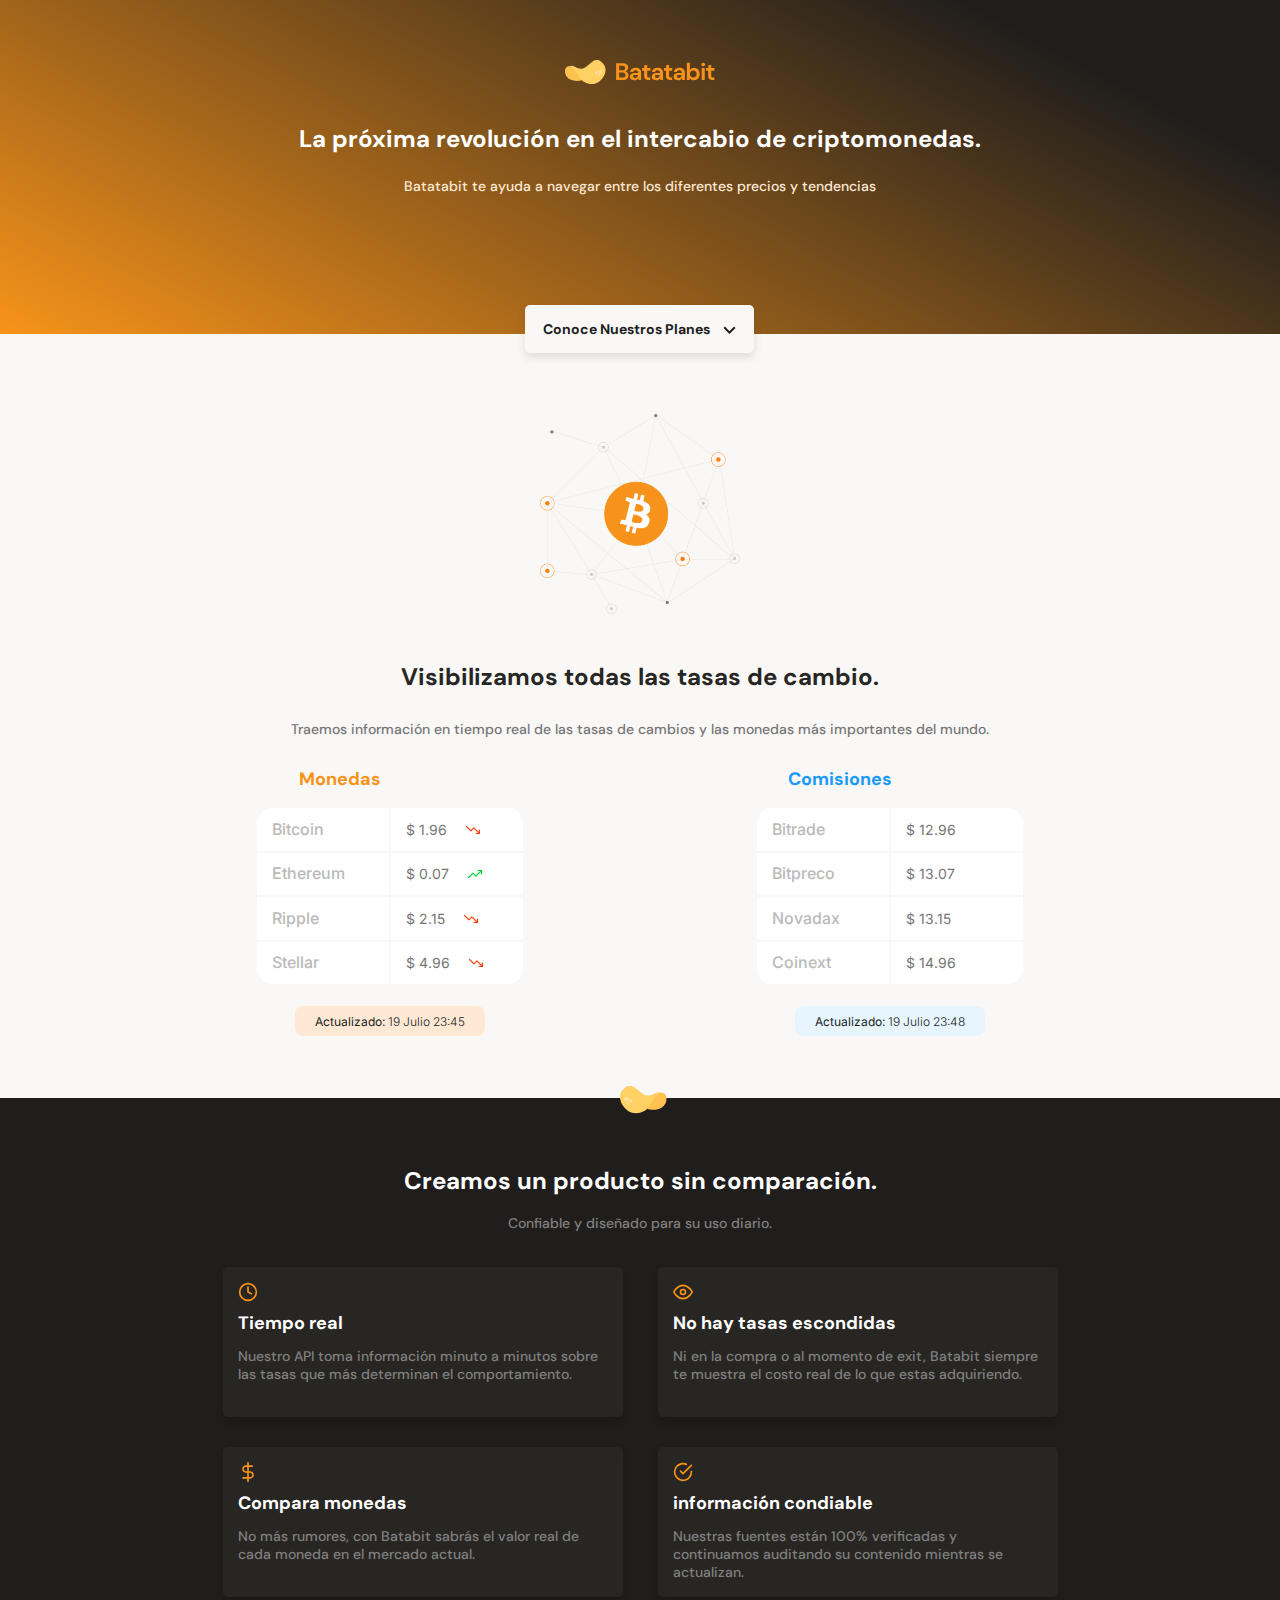
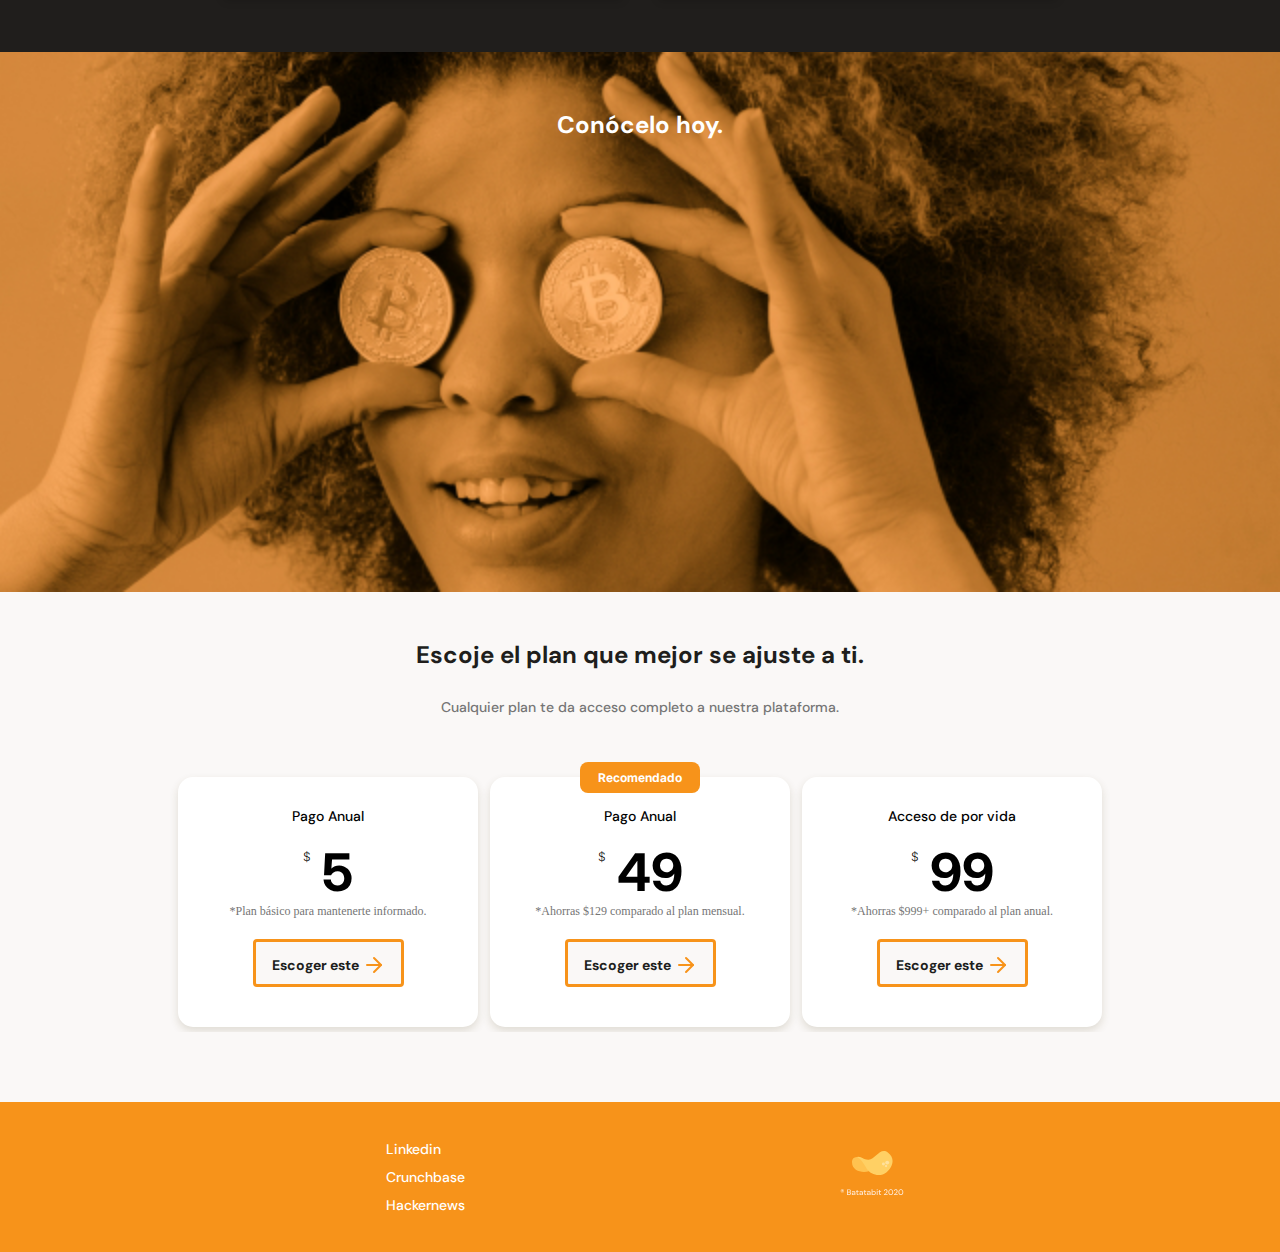
<file: index.html>
<!DOCTYPE html>
<html lang="en">
<head>
    <meta charset="UTF-8">
    <meta http-equiv="X-UA-Compatible" content="IE=edge">
    <meta name="robots" content="index,follow">
    <meta name="viewport" content="width=hea, initial-scale=1.0">
    <title>Batata Bit</title>
    <link rel="shortcut icon" href="./assets/icons/logoSimple.svg">
    <link rel="preconnect" href="https://fonts.gstatic.com">
    <link href="https://fonts.googleapis.com/css2?family=DM+Sans:wght@400;500;700&family=Inter:wght@300;500&display=swap" rel="stylesheet">
    <link rel="stylesheet" href="./style.css">
    <link rel="stylesheet" href="./css/tablet.css" media="(min-width: 870px)">
</head>
<body>
    <header>
        <figure id="inicio">
            <img src="./assets/img/logoWidth.svg" alt="">
        </figure>
        <div class="header--title-container">
            <h1>La próxima revolución en el intercabio de criptomonedas.</h1>
            <p>Batatabit te ayuda a navegar entre los diferentes precios y tendencias</p>
            <a class="header--button" href="#plans">Conoce Nuestros Planes <span></span></a>
        </div>
    </header>
    <main>
        <section class="main-exchange-container">
            <div class="backgroundImg"></div>
            <div class="main-exchange-container--title">
                <h2>Visibilizamos todas las tasas de cambio.</h2>
                <p>Traemos información en tiempo real de las tasas de cambios y las monedas más importantes del mundo.</p>
            </div>
            <section class="main-tables-container">
                <div class="main-currency-table">
                    <p class="currency-table--title">Monedas</p>
                    <article class="currency-table--container">
                        <table>
                            <tr>
                                <td class="table__top-left" class="table__align-left">Bitcoin</td>
                                <td class="table__top-right table__right">$ 1.96 <span class="down"></span></td>
                            </tr>
                            <tr>
                                <td class="table__align-left">Ethereum</td>
                                <td class="table__right">$ 0.07 <span class="up"></span></td>
                            </tr>
                            <tr>
                                <td class="table__align-left">Ripple</td>
                                <td class="table__right">$ 2.15 <span class="down"></span></td>
                            </tr>
                            <tr>
                                <td class="table__botton-left" class="table__align-left">Stellar</td>
                                <td class="table__botton-right table__right">$ 4.96 <span class="down"></span></td>
                            </tr>
                        </table>
                    </article>
                    <div class="currency-table--date">
                        <p><b>Actualizado:</b> 19 Julio 23:45</p>
                    </div>
                </div>
                <div class="main-commission-table">
                    <p class="commission-table--title">Comisiones</p>
                    <article class="commission-table--container">
                        <table>
                            <tr>
                                <td class="table__top-left" class="table__align-left">Bitrade</td>
                                <td class="table__top-right table__right">$ 12.96</td>
                            </tr>
                            <tr>
                                <td class="table__align-left">Bitpreco</td>
                                <td class="table__right">$ 13.07</td>
                            </tr>
                            <tr>
                                <td class="table__align-left">Novadax</td>
                                <td class="table__right">$ 13.15</td>
                            </tr>
                            <tr>
                                <td class="table__botton-left" class="table__align-left">Coinext</td>
                                <td class="table__botton-right table__right">$ 14.96</td>
                            </tr>
                        </table>
                    </article>
                    <div class="commission-table--date">
                        <p><b>Actualizado:</b> 19 Julio 23:48</p>
                    </div>
                </div>
            </section>
        </section>
        <section class="main-product-detail">
            <span class="product-detail--batata-logo"></span>
            <div class="product-detail--title">
                <h2>Creamos un producto sin comparación.</h2>
                <p>Confiable y diseñado para su uso diario.</p>
            </div>
            <section class="product-cards--container">
                <article class="product-detail--card">
                    <span class="clock"></span>
                    <h3 class="product--card-title">Tiempo real</h3>
                    <p class="product--card-body">Nuestro API toma información minuto a minutos sobre las tasas que más determinan el comportamiento.</p>
                </article>
                <article class="product-detail--card">
                    <span class="eye"></span>
                    <h3 class="product--card-title">No hay tasas escondidas</h3>
                    <p class="product--card-body">Ni en la compra o al momento de exit, Batabit siempre te muestra el costo real de lo que estas adquiriendo.</p>
                </article>
                <article class="product-detail--card">
                    <span class="dollar"></span>
                    <h3 class="product--card-title">Compara monedas</h3>
                    <p class="product--card-body">No más rumores, con Batabit sabrás el valor real de cada moneda en el mercado actual.</p>
                </article>
                <article class="product-detail--card">
                    <span class="check"></span>
                    <h3 class="product--card-title">información condiable</h3>
                    <p class="product--card-body">Nuestras fuentes están 100% verificadas y continuamos auditando su contenido mientras se actualizan.</p>
                </article>
            </section>
        </section>
        <section class="bitcoin-img-container">
            <h2>Conócelo hoy.</h2>
        </section>
        <section id="plans" class="main-plans-container">
            <div class="plans--title">
                <h2>Escoje el plan que mejor se ajuste a ti.</h2>
                <p>Cualquier plan te da acceso completo a nuestra plataforma.</p>
            </div>
            <section class="plans-container--slider">
                <article class="plans-container--card">
                    <div class="plan-info-container">
                        <h3 class="plan-card--title">Pago Anual</h3>
                        <p class="plan-card--price"><span>$</span> 5</p>
                        <p class="plan-card--saving">*Plan básico para mantenerte informado.</p>
                        <button class="plan-card--ca">Escoger este <span></span></button>
                    </div>
                </article>
                <article class="plans-container--card">
                    <p class="recomended">Recomendado</p>
                    <div class="plan-info-container">
                        <h3 class="plan-card--title">Pago Anual</h3>
                        <p class="plan-card--price"><span>$</span> 49</p>
                        <p class="plan-card--saving">*Ahorras $129 comparado al plan mensual.</p>
                        <button class="plan-card--ca">Escoger este <span></span></button>
                    </div>
                </article>
                <article class="plans-container--card">
                    <div class="plan-info-container">
                        <h3 class="plan-card--title">Acceso de por vida</h3>
                        <p class="plan-card--price"><span>$</span> 99</p>
                        <p class="plan-card--saving">*Ahorras $999+ comparado al plan anual.</p>
                        <button class="plan-card--ca">Escoger este <span></span></button>
                    </div>
                </article>
            </section>
        </section>
    </main>
    <footer>
        <section class="left">
            <ul>
                <li><a href="#inicio">Linkedin</a></li>
                <li><a href="#inicio">Crunchbase</a></li>
                <li><a href="#inicio">Hackernews</a></li>
            </ul>
        </section>
        <section class="right">
            <img src="./assets/img/logoheigth.svg" alt="Logo de Batata Bit 2020">
        </section>
    </footer>
</body>
</html>
</file>
<file: style.css>
/*
1. Posicionamiento
2. Modelo caja (Box model)
3. Tipografía
4. Visuales
5. Otros
*/
:root {
    /*Colors*/
    --bitcoin-orange: #F7931A;
    --soft-orange: #FFE9D5;
    --secundary-blue: #1A9AF7;
    --soft-blue: #E7F5FF;
    --warm-black: #201E1C;
    --black: #282623;
    --grey: #BABABA;
    --off-white: #FAF8F7;
    --just-white: #FFFFFF;
    /*typography*/
    --DM-Sans: 'DM Sans', sans-serif;
    --Inter: 'Inter', sans-serif;
}
* {
    box-sizing: border-box;
    margin: 0;
    padding: 0;
}
html {
    font-size: 62.5%;
}
header {
    position: relative;
    display: flex;
    flex-direction: column;
    justify-content: center;
    width: 100%;
    min-width: 32rem;
    height: 33.4rem;
    text-align: center;
    background: linear-gradient(207.8deg, #201E1C 16.69%, #F7931A 100%);
}
header img {
    width: 15.1rem;
    height: 2.4rem;
    margin-top: 6rem;
    align-self: center;
}
.header--title-container {
    width: 90%;
    min-width: 28.8rem;
    max-width: 90rem;
    height: 21.8rem;
    margin-top: 4rem;
    text-align: center;
    align-self: center;
}
.header--title-container h1 {
    font-size: 2.4rem;
    font-style: normal;
    font-weight: bold;
    line-height: 2.6rem;
    font-family: var(--DM-Sans);
    color: var(--just-white);
}
.header--title-container p {
    margin-top: 2.5rem;
    font-size: 1.4rem;
    font-weight: 500;
    line-height: 1.8rem;
    font-family: var(--DM-Sans);
    color: var(--soft-orange);
}
.header--title-container .header--button {
    position: absolute;
    left: calc(50% - 11.5rem);
    top: 27rem;
    display: block;
    margin-top: 3.5rem;
    padding: 1.5rem;
    width: 22.9rem;
    height: 4.8rem;
    font-family: var(--DM-Sans);
    background-color: var(--off-white);
    /* Sombra*/
    box-shadow: 0rem 0.4rem 0.8rem rgba(89, 73, 30, 0.16);
    border: none;
    border-radius: 0.5rem;
    font-size: 1.4rem;
    font-weight: bold;
    text-decoration: none;
    color: var(--warm-black);
}
.header--button span {
    display: inline-block;
    width: 1.3rem;
    height: 0.8rem;
    margin-left: 1rem;
    background-image: url('./assets/icons/arrowDown.svg');
}
main {
    width: 100%;
    height: auto;
    background-color: var(--off-white);
}
.main-exchange-container {
    width: 100%;
    height: auto;
    padding-top: 8rem;
    padding-bottom: 3rem;
    text-align: center;
    background-color: #FAF8F7;
}
.main-exchange-container--title {
    width: 90%;
    min-width: 22.8rem;
    max-width: 90rem;
    margin: 0 auto;
}
.main-exchange-container .backgroundImg {
    width: 20rem;
    height: 20rem;
    margin: 0 auto;
    margin-bottom: 5rem;
    background-image: url('assets/img/Bitcoin.png');
    background-size: cover;
    background-position: center;
    background-repeat: no-repeat;
}
.main-exchange-container h2 {
    margin-bottom: 3rem;
    font-size: 2.4rem;
    font-weight: bold;
    line-height: 2.6rem;
    font-family: var(--DM-Sans);
    color: var(--black);
}
.main-exchange-container p {
    margin-bottom: 3rem;
    font-size: 1.4rem;
    font-weight: 500;
    line-height: 1.6rme;
    font-family: var(--DM-Sans);
    color: #757575;
}
.main-currency-table, .main-commission-table {
    width: 70%;
    min-width: 23.5rem;
    max-width: 50rem;
    height: 30rem;
    margin: 0 auto;
    font-family: var(--Inter);
}
.main-currency-table .currency-table--title {
    margin-bottom: 1.5rem;
    font-size: 1.8rem;
    font-weight: bold;
    line-height: 2.3rem;
    font-family: var(--DM-Sans);
    color: var(--bitcoin-orange);
    position: relative;
    right: 5rem;
}
.main-commission-table .commission-table--title {
    margin-bottom: 1.5rem;
    font-size: 1.8rem;
    font-weight: bold;
    line-height: 2.3rem;
    font-family: var(--DM-Sans);
    color: var(--secundary-blue);
    position: relative;
    right: 5rem;
}
.currency-table--container, .commission-table--container {
    width: 70%;
    min-width: 23rem;
    max-width: 30rem;
    height: 20rem;
    max-height: 30rem;
    margin: 0 auto;
    justify-content: center;
}
.currency-table--container table, .commission-table--container table {
    width: 90%;
    height: 90%;
    margin: 0 auto;
}
.currency-table--container td, .commission-table--container td {
    width: 50%;
    padding-left: 1.5rem;
    font-size: 1.6rem;
    font-weight: 500;
    line-height: 1.9rem;
    font-family: var(--Inter);
    color: var(--grey);
    background-color: var(--just-white);
    text-align: left;
}
.currency-table--container .table__top-left, .commission-table--container .table__top-left {
    border-radius: 1.5rem 0 0 0;
}
.currency-table--container .table__top-right, .commission-table--container .table__top-right {
    border-radius: 0 1.5rem 0 0;
}
.currency-table--container .table__botton-left, .commission-table--container .table__botton-left {
    border-radius: 0 0 0 1.5rem;
}
.currency-table--container .table__botton-right, .commission-table--container .table__botton-right {
    border-radius: 0 0 1.5rem 0;
}
.currency-table--container .table__right, .commission-table--container .table__right {
    font-size: 1.4rem;
    font-weight: normal;
    line-height: 1.7rem;
    color: #757575;
}
.currency-table--container .down {
    display: inline-block;
    width: 1.4rem;
    height: 1rem;
    margin-left: 1.5rem;
    background-image: url('./assets/icons/trending-down.svg');
    background-size: cover;
    background-position: center;
    background-repeat: no-repeat;
}
.currency-table--container .up {
    display: inline-block;
    width: 1.4rem;
    height: 1rem;
    margin-left: 1.5rem;
    background-image: url('./assets/icons/trending-up.svg');
    background-size: cover;
    background-position: center;
    background-repeat: no-repeat;
}
.currency-table--date {
    margin: 0 auto;
    width: 19rem;
    height: 3rem;
    margin: 0 auto;
    margin: 0 auto;
    padding: 0.8rem;
    background-color: var(--soft-orange);
    border-radius: 0.8rem;
}
.commission-table--date {
    
    width: 19rem;
    height: 3rem;
    margin: 0 auto;
    margin: 0 auto;
    padding: 0.8rem;
    background-color: var(--soft-blue);
    border-radius: 0.8rem;
}
.currency-table--date p, .commission-table--date p {
    font-size: 1.2rem;
    font-weight: 300;
    line-height: 1.5rem;
    font-family: var(--Inter);
    color: var(--warm-black);
}
.main-product-detail {
    position: relative;
    width: 100%;
    min-width: 32rem;
    height: auto;
    padding: 2rem 1rem;
    padding-bottom: 4rem;
    background-color: var(--warm-black);
}
.product-detail--batata-logo {
    position: absolute;
    width: 4.7rem;
    height: 2.8rem;
    top: calc(0% - 1.2rem);
    left: calc(50% - 2rem);
    background-image: url('./assets/icons/logoSimple.svg');
    background-size: cover;
    background-position: center;
    background-repeat: no-repeat;
}
.product-detail--title {
    width: 95%;
    min-width: 28.8rem;
    height: auto;
    margin: 0 auto;
    margin-top: 5rem;
    text-align: center;
}
.product-detail--title h2 {
    margin-bottom: 2rem;
    font-size: 2.4rem;
    font-weight: bold;
    line-height: 2.6rem;
    font-family: var(--DM-Sans);
    color: var(--just-white);
}
.product-detail--title p {
    margin-bottom: 2rem;
    font-size: 1.4rem;
    font-weight: 500;
    line-height: 1.8rem;
    font-family: var(--DM-Sans);
    color: #808080;
}
.product-detail--card {
    width: 95%;
    min-width: 28.8rem;
    max-width: 40rem;
    min-height: 15rem;
    margin: 1.5rem auto;
    padding: 1.5rem;
    background-color: var(--black);
    border-radius: 0.5rem;
    box-shadow: 0 0.4rem 0.8rem rgba(0, 0, 0, 0.16);
}
.product-detail--card .clock {
    display: inline-block;
    width: 2rem;
    height: 2rem;
    margin-bottom: 1rem;
    background-image: url('./assets/icons/clock.svg');
    background-size: cover;
    background-position: center;
    background-repeat: no-repeat;
}
.product-detail--card .eye {
    display: inline-block;
    width: 2rem;
    height: 2rem;
    margin-bottom: 1rem;
    background-image: url('./assets/icons/eye.svg');
    background-size: cover;
    background-position: center;
    background-repeat: no-repeat;
}
.product-detail--card .dollar {
    display: inline-block;
    width: 2rem;
    height: 2rem;
    margin-bottom: 1rem;
    background-image: url('./assets/icons/dollar-sign.svg');
    background-size: cover;
    background-position: center;
    background-repeat: no-repeat;
}
.product-detail--card .check {
    display: inline-block;
    width: 2rem;
    height: 2rem;
    margin-bottom: 1rem;
    background-image: url('./assets/icons/check-circle.svg');
    background-size: cover;
    background-position: center;
    background-repeat: no-repeat;
}
.product--card-title {
    margin-bottom: 1.5rem;
    font-size: 1.8rem;
    font-weight: bold;
    line-height: 1.8rem;
    font-family: var(--DM-Sans);
    color: var(--just-white);
}
.product--card-body {
    font-size: 1.4rem;
    font-weight: 500;
    line-height: 1.8rem;
    font-family: var(--DM-Sans);
    color: #808080;
}
.bitcoin-img-container {
    width: 100%;
    min-width: 32rem;
    height: 60vh;
    background-image: url('assets/img/imgFondo.jpg');
    background-position: center;
    background-size: cover;
    background-repeat: no-repeat;
    text-align: center;
}
.bitcoin-img-container h2 {
    padding-top: 6rem;
    font-size: 2.4rem;
    font-weight: bold;
    line-height: 2.6rem;
    font-family: var(--DM-Sans);
    color: var(--just-white);
}
.main-plans-container {
    width: 100%;
    min-width: 32rem;
    padding-bottom: 7rem;
    text-align: center;
}
.plans--title {
    width: 90%;
    min-width: 28.8rem;
    height: auto;
    margin: 0 auto;
}
.plans--title h2 {
    padding-top: 5rem;
    font-size: 2.4rem;
    font-weight: bold;
    line-height: 2.6rem;
    font-family: var(--DM-Sans);
    color: var(--warm-black);
}
.plans--title p {
    padding-top: 3rem;
    font-size: 1.4rem;
    font-weight: 500;
    line-height: 1.8rem;
    font-family: var(--DM-Sans);
    color: #757575;
}
.plans-container--slider {
    display: flex;
    align-items: flex-end;
    height: 31.6rem;
    overflow-x: scroll;
    overscroll-behavior-x: contain;
    scroll-snap-type: x proximity;
}
.plans-container--card {
    position: relative;
    scroll-snap-align: center;
    width: 70%;
    min-width: 19rem;
    max-width: 30rem;
    height: 25rem;
    margin: 1rem 0.6rem 0.5rem;
    padding: 0 1.5rem;
    background-color: var(--just-white);
    border-radius: 1.5rem;
    box-shadow: 0 0.4rem 0.8rem rgba(89, 73, 30, 0.16);
}
.recomended {
    position: absolute;
    width: 12rem;
    height: 3.1rem;
    top: -1.5rem;
    left: calc(50% - 6rem);
    font-size: 1.2rem;
    font-weight: bold;
    padding: 0.8rem;
    font-family: var(--Inter);
    background-color: var(--bitcoin-orange);
    border-radius: 0.8rem;
    color: var(--just-white);
}
.plan-card--title {
    padding-top: 3rem;
    font-size: 1.4rem;
    font-weight: 500;
    line-height: 1.8rem;
    font-family: var(--DM-Sans);
    color: black;
}
.plan-card--price {
    padding: 0.5rem 0;
    font-size: 5.2rem;
    font-weight: bold;
    line-height: 5.3rem;
    font-family: var(--Inter);
    color: black;
}
.plan-card--price span {
    font-size: 1.2rem;
    font-weight: 300;
    vertical-align: 3rem;
}
.plan-card--saving {
    font-size: 1.2rem;
    color: #757575;
}
.plan-card--ca {
    width: 15.1rem;
    height: 4.8rem;
    margin-top: 2rem;
    background-color: #faf8f7;
    border: 0.3rem solid var(--bitcoin-orange);
    border-radius: 0.4rem;
    font-size: 1.4rem;
    font-weight: bold;
    line-height: 1.8rem;
    font-family: var(--DM-Sans);
    color: var(--warm-black);
}
.plan-card--ca span {
    display: inline-block;
    width: 2.2rem;
    height: 2.1rem;
    background-image: url('./assets/icons/arrow-right-orange.svg');
    vertical-align: text-bottom;
}
footer {
    display: flex;
    align-items: center;
    justify-content: space-evenly;
    width: 100%;
    height: 15rem;
    padding-left: 1rem;
    background-color: var(--bitcoin-orange);
}
footer .left ul {
    font-size: 1.4rem;
    font-weight: 500;
    line-height: 1.8rem;
    font-family: var(--DM-Sans);
    list-style: none;
}
.left li {
    margin: 1rem 0;
}
.left a {
    text-decoration: none;
    color: var(--just-white);
}
.left a:hover {
    text-decoration: underline;
}
</file>
<file: css/tablet.css>
.main-tables-container {
    display: flex;
    flex-wrap: wrap;
    width: 100rem;
    margin: 0 auto;
}
.product-cards--container {
    display: flex;
    flex-wrap: wrap;
    width: 87rem;
    margin: auto;
}
.plans-container--slider {
    justify-content: center;
}
</file>
